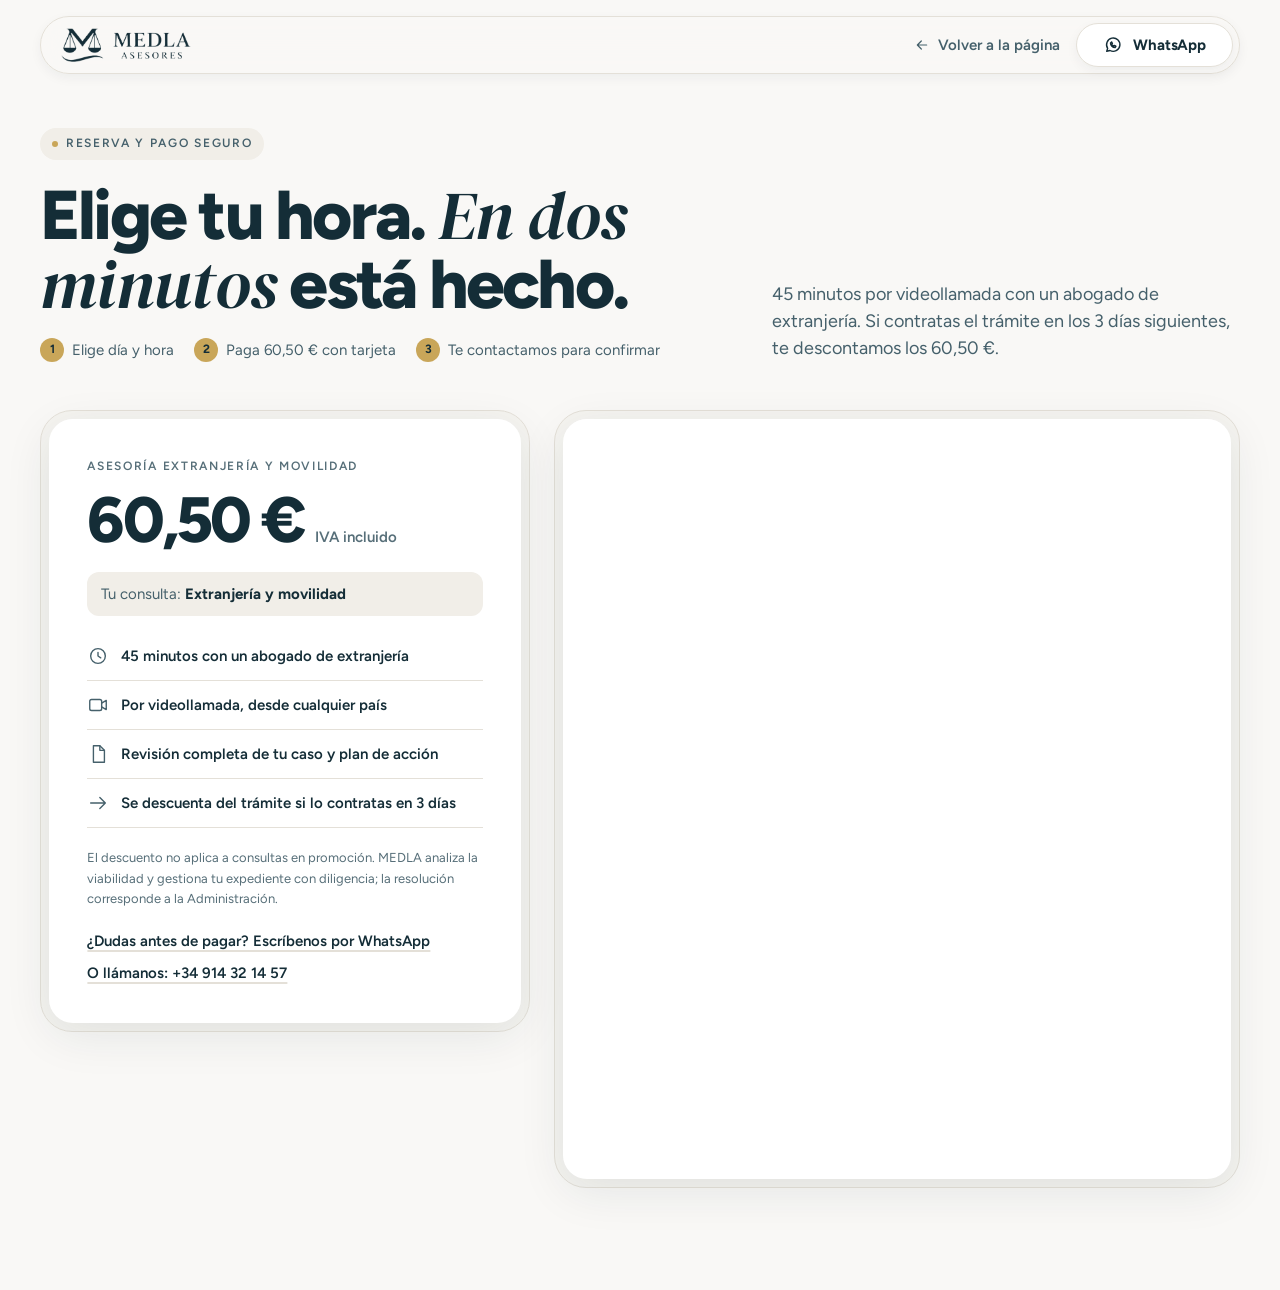
<file: agendar/index.html>
<!doctype html>
<html lang="es">
<head>
  <meta charset="utf-8">
  <meta name="viewport" content="width=device-width, initial-scale=1, viewport-fit=cover">
  <title>Agenda tu consulta de extranjería | MEDLA Asesores</title>
  <meta name="description" content="Elige día y hora para tu consulta de extranjería de 45 minutos por videollamada. 60,50 € IVA incluido.">
  <meta name="robots" content="noindex, follow">
  <meta name="theme-color" content="#142D37">
  <link rel="icon" href="/assets/img/favicon-32.png" sizes="32x32" type="image/png">
  <link rel="apple-touch-icon" href="/assets/img/apple-touch-icon.png">
  <link rel="manifest" href="/site.webmanifest">
  <link rel="preconnect" href="https://fonts.googleapis.com">
  <link rel="preconnect" href="https://fonts.gstatic.com" crossorigin>
  <link href="https://fonts.googleapis.com/css2?family=DM+Serif+Display:ital@1&family=Figtree:wght@400;600;700;800&display=swap" rel="stylesheet">
  <link rel="stylesheet" href="/assets/css/styles.css">
</head>
<body data-page="agendar">
  <header class="nav sub-nav">
    <div class="nav__pill">
      <a class="nav__logo" href="/" aria-label="MEDLA Asesores, volver a la página principal">
        <img src="/assets/img/logo-h-ink.png" alt="MEDLA Asesores" width="153" height="40">
      </a>
      <a class="sub-nav__back" href="/"><svg viewBox="0 0 24 24" aria-hidden="true"><path d="M19 12H5M11 6l-6 6 6 6"/></svg><span>Volver a la página</span></a>
      <a class="btn btn--outline btn--sm" href="/whatsapp/" data-go data-track="wa_agendar_nav"><svg class="wa-ico" viewBox="0 0 24 24" aria-hidden="true"><path d="M4.5 19.5 5.6 16A8 8 0 1 1 8.4 18.6z"/><path d="M9 9.5c0 3 2.5 5.5 5.5 5.5l1-1.5-2-1-1 .8a4 4 0 0 1-2-2l.8-1-1-2L9 9.5"/></svg><span>WhatsApp</span></a>
    </div>
  </header>

  <main class="sub-main">
    <section class="section booking booking--page" aria-labelledby="booking-title">
      <div class="container">
        <header class="head head--split">
          <div>
            <p class="eyebrow">Reserva y pago seguro</p>
            <h1 id="booking-title" class="sub-title">Elige tu hora. <em>En dos minutos</em> está hecho.</h1>
            <ol class="sub-steps">
              <li><b>1</b>Elige día y hora</li>
              <li><b>2</b>Paga 60,50 € con tarjeta</li>
              <li><b>3</b>Te contactamos para confirmar</li>
            </ol>
          </div>
          <p class="head__aside">45 minutos por videollamada con un abogado de extranjería. Si contratas el trámite en los 3 días siguientes, te descontamos los 60,50 €.</p>
        </header>

        <div class="booking__grid">
          <aside class="offer">
            <div class="offer__core">
              <p class="offer__kicker">Asesoría Extranjería y Movilidad</p>
              <p class="offer__price"><span class="offer__amount">60,50 €</span><span class="offer__tax">IVA incluido</span></p>
              <p class="offer__topic">Tu consulta: <strong data-motivo-out>Extranjería y movilidad</strong></p>
              <ul class="offer__list">
                <li><svg viewBox="0 0 24 24" aria-hidden="true"><circle cx="12" cy="12" r="8"/><path d="M12 8v4l3 2"/></svg>45 minutos con un abogado de extranjería</li>
                <li><svg viewBox="0 0 24 24" aria-hidden="true"><rect x="3" y="6" width="13" height="12" rx="2"/><path d="m16 10 5-3v10l-5-3"/></svg>Por videollamada, desde cualquier país</li>
                <li><svg viewBox="0 0 24 24" aria-hidden="true"><path d="M7 3h7l5 5v13H7z"/><path d="M14 3v5h5"/></svg>Revisión completa de tu caso y plan de acción</li>
                <li><svg viewBox="0 0 24 24" aria-hidden="true"><path d="M20 12H4M14 6l6 6-6 6"/></svg>Se descuenta del trámite si lo contratas en 3 días</li>
              </ul>
              <p class="offer__fine">El descuento no aplica a consultas en promoción. MEDLA analiza la viabilidad y gestiona tu expediente con diligencia; la resolución corresponde a la Administración.</p>
              <div class="offer__alt">
                <a class="link" href="/whatsapp/" data-go data-track="wa_agendar">¿Dudas antes de pagar? Escríbenos por WhatsApp</a>
                <a class="link" href="tel:+34914321457" data-track="tel_agendar">O llámanos: +34 914 32 14 57</a>
              </div>
            </div>
          </aside>

          <div class="calendar">
            <div class="calendar__core">
              <div class="calendar__skeleton" data-cal-skeleton aria-hidden="true">
                <span></span><span></span><span></span><span></span><span></span><span></span>
              </div>
              <iframe data-src="https://api.leadconnectorhq.com/widget/booking/EFi4E6KiwLV8sHBysD5x" title="Calendario de reserva y pago: Asesoría Extranjería y Movilidad" id="EFi4E6KiwLV8sHBysD5x_medla" scrolling="no" data-cal></iframe>
              <noscript><p class="calendar__noscript"><a href="https://api.leadconnectorhq.com/widget/booking/EFi4E6KiwLV8sHBysD5x">Abrir el calendario de reserva</a></p></noscript>
            </div>
          </div>
        </div>
      </div>
    </section>
  </main>

  <script src="/assets/js/common.js"></script>
  <script src="/assets/js/pages.js"></script>
</body>
</html>
</file>
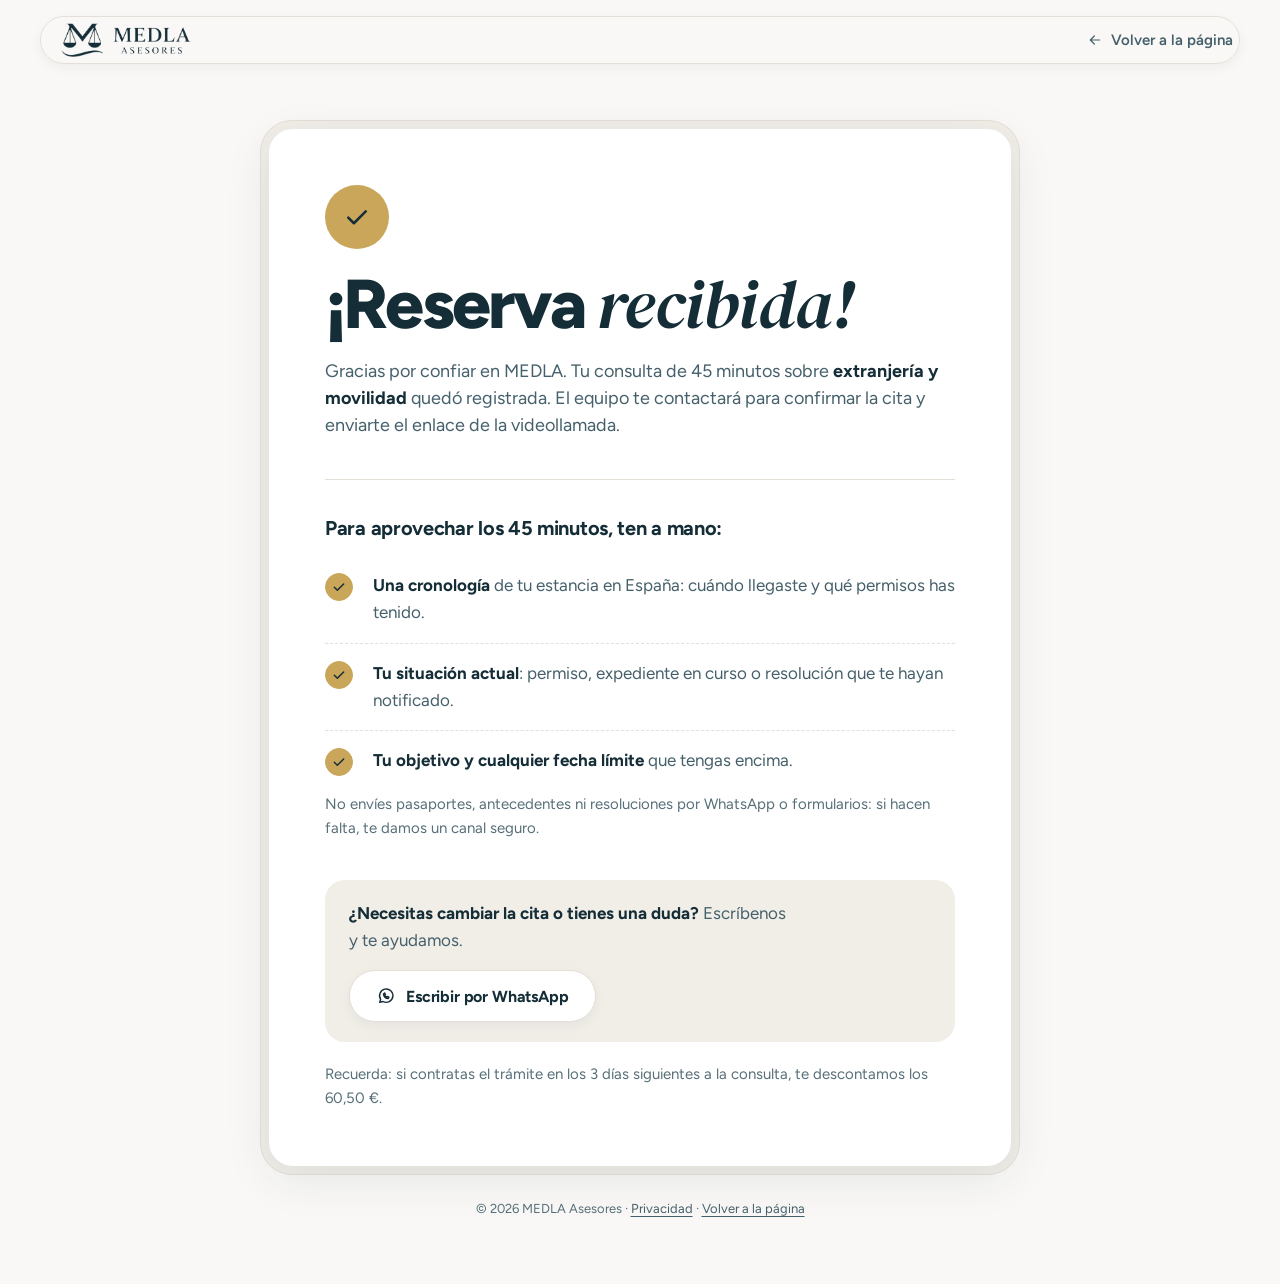
<file: gracias/index.html>
<!doctype html>
<html lang="es">
<head>
  <meta charset="utf-8">
  <meta name="viewport" content="width=device-width, initial-scale=1, viewport-fit=cover">
  <title>Reserva recibida | MEDLA Asesores</title>
  <meta name="description" content="Tu consulta de extranjería con MEDLA quedó registrada.">
  <meta name="robots" content="noindex, follow">
  <meta name="theme-color" content="#142D37">
  <link rel="icon" href="/assets/img/favicon-32.png" sizes="32x32" type="image/png">
  <link rel="apple-touch-icon" href="/assets/img/apple-touch-icon.png">
  <link rel="manifest" href="/site.webmanifest">
  <link rel="preconnect" href="https://fonts.googleapis.com">
  <link rel="preconnect" href="https://fonts.gstatic.com" crossorigin>
  <link href="https://fonts.googleapis.com/css2?family=DM+Serif+Display:ital@1&family=Figtree:wght@400;600;700;800&display=swap" rel="stylesheet">
  <link rel="stylesheet" href="/assets/css/styles.css">
</head>
<body data-page="gracias">
  <header class="nav sub-nav">
    <div class="nav__pill">
      <a class="nav__logo" href="/" aria-label="MEDLA Asesores, volver a la página principal">
        <img src="/assets/img/logo-h-ink.png" alt="MEDLA Asesores" width="153" height="40">
      </a>
      <a class="sub-nav__back" href="/"><svg viewBox="0 0 24 24" aria-hidden="true"><path d="M19 12H5M11 6l-6 6 6 6"/></svg><span>Volver a la página</span></a>
    </div>
  </header>

  <main class="thanks">
    <div class="thanks__card">
      <div class="thanks__core">
        <span class="thanks__badge" aria-hidden="true"><svg viewBox="0 0 24 24"><path d="m5 12.5 4.5 4.5L19 7.5"/></svg></span>
        <h1 class="sub-title">¡Reserva <em>recibida!</em></h1>
        <p class="thanks__lead">Gracias por confiar en MEDLA. Tu consulta de 45 minutos sobre <strong data-motivo-out data-default="extranjería y movilidad">extranjería y movilidad</strong> quedó registrada. El equipo te contactará para confirmar la cita y enviarte el enlace de la videollamada.</p>

        <div class="thanks__block">
          <h2>Para aprovechar los 45 minutos, ten a mano:</h2>
          <ul class="checklist">
            <li><span class="tick" aria-hidden="true"><svg viewBox="0 0 24 24"><path d="m5 12.5 4.5 4.5L19 7.5"/></svg></span><div><strong>Una cronología</strong> de tu estancia en España: cuándo llegaste y qué permisos has tenido.</div></li>
            <li><span class="tick" aria-hidden="true"><svg viewBox="0 0 24 24"><path d="m5 12.5 4.5 4.5L19 7.5"/></svg></span><div><strong>Tu situación actual</strong>: permiso, expediente en curso o resolución que te hayan notificado.</div></li>
            <li><span class="tick" aria-hidden="true"><svg viewBox="0 0 24 24"><path d="m5 12.5 4.5 4.5L19 7.5"/></svg></span><div><strong>Tu objetivo y cualquier fecha límite</strong> que tengas encima.</div></li>
          </ul>
          <p class="thanks__hint" style="margin-top:var(--s-4)">No envíes pasaportes, antecedentes ni resoluciones por WhatsApp o formularios: si hacen falta, te damos un canal seguro.</p>
        </div>

        <div class="thanks__aside">
          <p><strong>¿Necesitas cambiar la cita o tienes una duda?</strong> Escríbenos y te ayudamos.</p>
          <a class="btn btn--outline" href="https://wa.me/34914321457" data-wa-link><svg class="wa-ico" viewBox="0 0 24 24" aria-hidden="true"><path d="M4.5 19.5 5.6 16A8 8 0 1 1 8.4 18.6z"/><path d="M9 9.5c0 3 2.5 5.5 5.5 5.5l1-1.5-2-1-1 .8a4 4 0 0 1-2-2l.8-1-1-2L9 9.5"/></svg><span>Escribir por WhatsApp</span></a>
        </div>
        <p class="thanks__hint" style="margin-top:var(--s-5)">Recuerda: si contratas el trámite en los 3 días siguientes a la consulta, te descontamos los 60,50 €.</p>
      </div>
    </div>
    <p class="thanks__foot">© 2026 MEDLA Asesores · <a href="https://medla-asesores.com/politica-de-privacidad/">Privacidad</a> · <a href="/">Volver a la página</a></p>
  </main>

  <script src="/assets/js/common.js"></script>
  <script src="/assets/js/pages.js"></script>
</body>
</html>
</file>
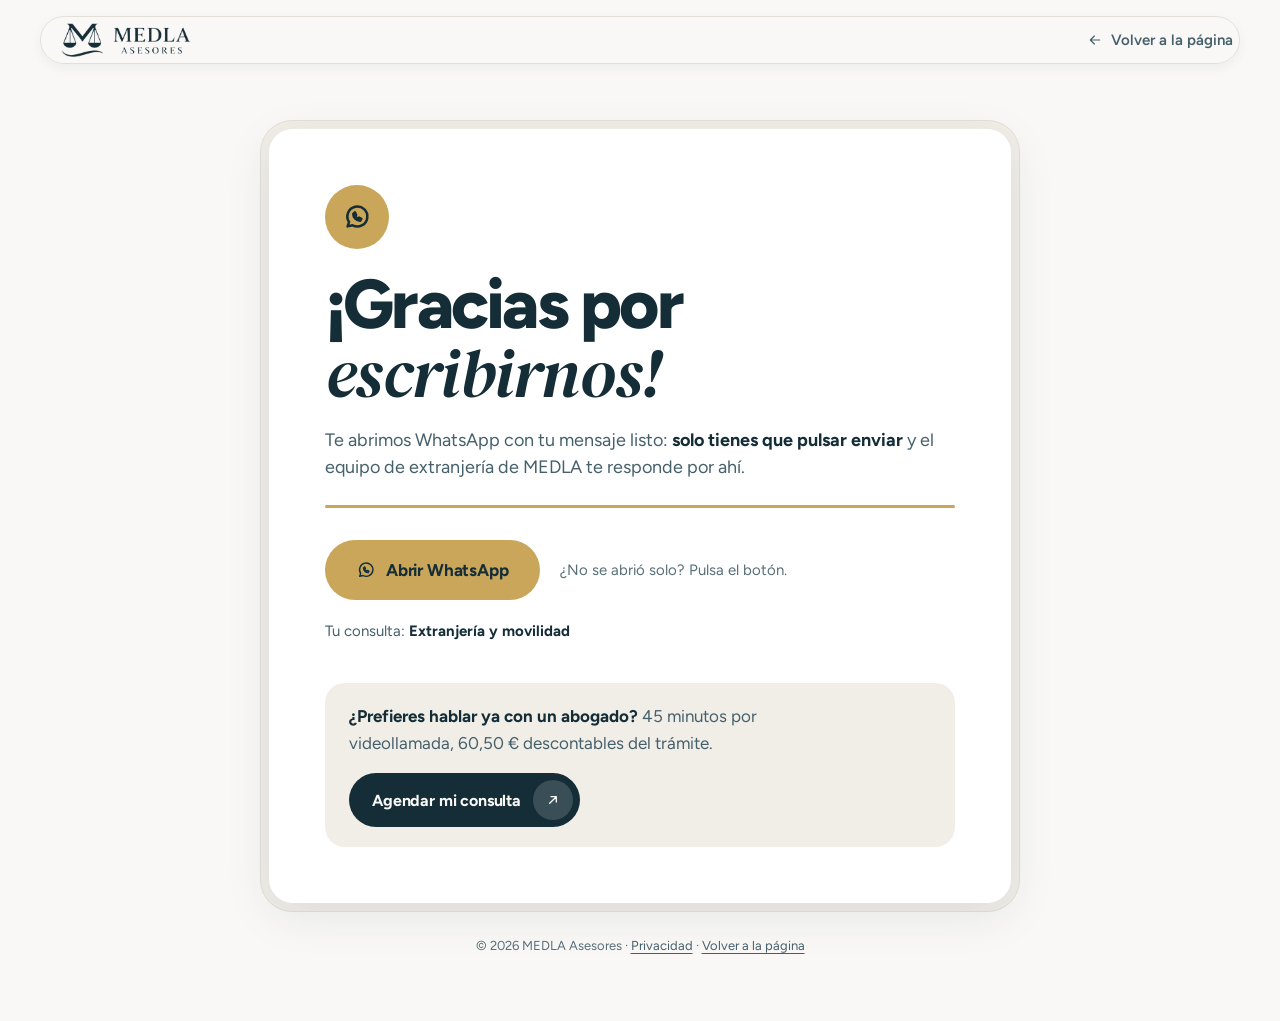
<file: whatsapp/index.html>
<!doctype html>
<html lang="es">
<head>
  <meta charset="utf-8">
  <meta name="viewport" content="width=device-width, initial-scale=1, viewport-fit=cover">
  <title>Gracias por escribirnos | MEDLA Asesores</title>
  <meta name="description" content="Te abrimos WhatsApp para hablar con el equipo de extranjería de MEDLA.">
  <meta name="robots" content="noindex, follow">
  <meta name="theme-color" content="#142D37">
  <link rel="icon" href="/assets/img/favicon-32.png" sizes="32x32" type="image/png">
  <link rel="apple-touch-icon" href="/assets/img/apple-touch-icon.png">
  <link rel="manifest" href="/site.webmanifest">
  <link rel="preconnect" href="https://fonts.googleapis.com">
  <link rel="preconnect" href="https://fonts.gstatic.com" crossorigin>
  <link href="https://fonts.googleapis.com/css2?family=DM+Serif+Display:ital@1&family=Figtree:wght@400;600;700;800&display=swap" rel="stylesheet">
  <link rel="stylesheet" href="/assets/css/styles.css">
</head>
<body data-page="whatsapp">
  <header class="nav sub-nav">
    <div class="nav__pill">
      <a class="nav__logo" href="/" aria-label="MEDLA Asesores, volver a la página principal">
        <img src="/assets/img/logo-h-ink.png" alt="MEDLA Asesores" width="153" height="40">
      </a>
      <a class="sub-nav__back" href="/"><svg viewBox="0 0 24 24" aria-hidden="true"><path d="M19 12H5M11 6l-6 6 6 6"/></svg><span>Volver a la página</span></a>
    </div>
  </header>

  <main class="thanks">
    <div class="thanks__card">
      <div class="thanks__core">
        <span class="thanks__badge" aria-hidden="true"><svg viewBox="0 0 24 24" aria-hidden="true"><path d="M4.5 19.5 5.6 16A8 8 0 1 1 8.4 18.6z"/><path d="M9 9.5c0 3 2.5 5.5 5.5 5.5l1-1.5-2-1-1 .8a4 4 0 0 1-2-2l.8-1-1-2L9 9.5"/></svg></span>
        <h1 class="sub-title">¡Gracias por <em>escribirnos!</em></h1>
        <p class="thanks__lead">Te abrimos WhatsApp con tu mensaje listo: <strong>solo tienes que pulsar enviar</strong> y el equipo de extranjería de MEDLA te responde por ahí.</p>
        <div class="progress" data-progress aria-hidden="true"><span></span></div>
        <div class="thanks__actions">
          <a class="btn btn--accent btn--lg" href="https://wa.me/34914321457?text=Hola%20MEDLA%2C%20quiero%20informaci%C3%B3n%20sobre%20la%20consulta%20de%20extranjer%C3%ADa." data-wa-link><svg class="wa-ico" viewBox="0 0 24 24" aria-hidden="true"><path d="M4.5 19.5 5.6 16A8 8 0 1 1 8.4 18.6z"/><path d="M9 9.5c0 3 2.5 5.5 5.5 5.5l1-1.5-2-1-1 .8a4 4 0 0 1-2-2l.8-1-1-2L9 9.5"/></svg><span>Abrir WhatsApp</span></a>
          <p class="thanks__hint">¿No se abrió solo? Pulsa el botón.</p>
        </div>
        <p class="thanks__lead" style="font-size:var(--fs-small)">Tu consulta: <strong data-motivo-out>Extranjería y movilidad</strong></p>

        <div class="thanks__aside">
          <p><strong>¿Prefieres hablar ya con un abogado?</strong> 45 minutos por videollamada, 60,50 € descontables del trámite.</p>
          <a class="btn btn--ink" href="/agendar/" data-go data-track="cta_whatsapp_page"><span>Agendar mi consulta</span><span class="btn__icon" aria-hidden="true"><svg viewBox="0 0 24 24"><path d="M7 17 17 7M9 7h8v8"/></svg></span></a>
        </div>
      </div>
    </div>
    <p class="thanks__foot">© 2026 MEDLA Asesores · <a href="https://medla-asesores.com/politica-de-privacidad/">Privacidad</a> · <a href="/">Volver a la página</a></p>
  </main>

  <script src="/assets/js/common.js"></script>
  <script src="/assets/js/pages.js"></script>
</body>
</html>
</file>
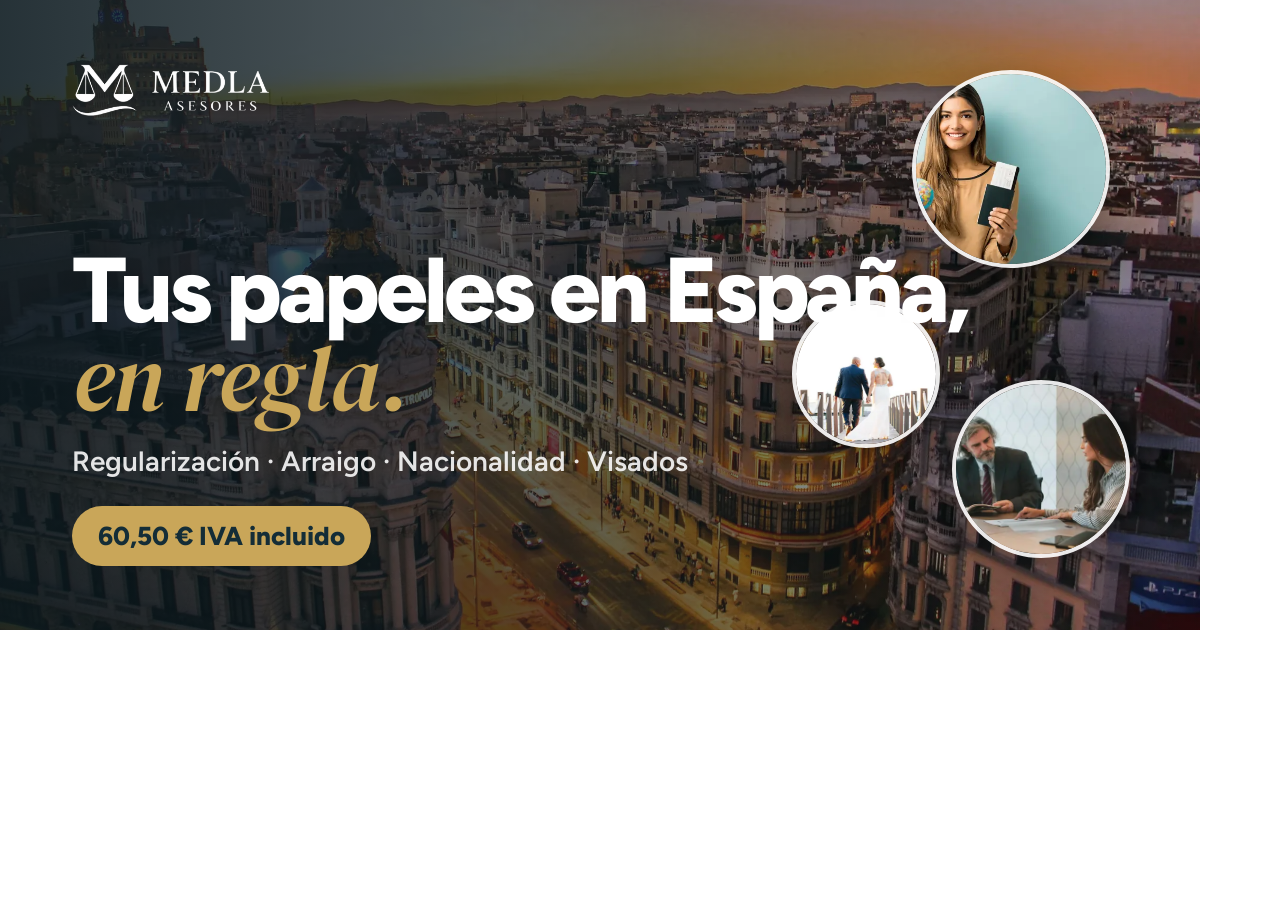
<file: tools/og.html>
<!doctype html><html><head><meta charset="utf-8">
<link href="https://fonts.googleapis.com/css2?family=DM+Serif+Display:ital@1&family=Figtree:wght@600;800&display=block" rel="stylesheet">
<style>
html,body{margin:0;width:1200px;height:630px;overflow:hidden;font-family:Figtree,sans-serif}
.c{position:relative;width:1200px;height:630px;background:#142D37 url(../assets/img/madrid.webp) center/cover;color:#fff}
.c::after{content:"";position:absolute;inset:0;background:linear-gradient(90deg,rgba(10,24,30,.88) 0%,rgba(10,24,30,.62) 55%,rgba(10,24,30,.25) 100%)}
.in{position:absolute;inset:0;z-index:1;padding:64px 72px;display:flex;flex-direction:column;justify-content:space-between}
img.logo{height:52px;width:198px;align-self:flex-start}
h1{margin:0;font-size:92px;font-weight:800;line-height:.95;letter-spacing:-.045em}
h1 em{font-family:"DM Serif Display",serif;font-weight:400;font-style:italic;color:#C9A659;letter-spacing:-.01em}
p{margin:22px 0 0;font-size:28px;font-weight:600;color:rgba(255,255,255,.88)}
.pill{display:inline-flex;align-items:center;gap:14px;margin-top:28px;padding:14px 26px;border-radius:999px;background:#C9A659;color:#142D37;font-weight:800;font-size:26px}
.orb{position:absolute;z-index:1;border-radius:50%;overflow:hidden;border:4px solid rgba(255,255,255,.9);box-shadow:0 16px 40px rgba(0,0,0,.3)}
.orb img{width:100%;height:100%;object-fit:cover;display:block}
</style></head><body><div class="c">
<div class="orb" style="width:190px;height:190px;right:90px;top:70px"><img src="../assets/img/passport-sq.webp"></div>
<div class="orb" style="width:140px;height:140px;right:260px;top:300px"><img src="../assets/img/couple-sq.webp"></div>
<div class="orb" style="width:170px;height:170px;right:70px;top:380px"><img src="../assets/img/meeting-sq.webp"></div>
<div class="in"><img class="logo" src="../assets/img/logo-h-white.png">
<div><h1>Tus papeles en España,<br><em>en regla.</em></h1>
<p>Regularización · Arraigo · Nacionalidad · Visados</p>
<span class="pill">60,50 € IVA incluido</span></div></div></div></body></html>
</file>
<file: assets/css/styles.css>
/* =========================================================
   MEDLA · Extranjería y Movilidad — landing de ads
   Arquitectura cord.com · estructura y motion Tripvanta
   ========================================================= */

/* ---------- Tokens ---------- */
:root {
  /* color (claro) */
  --ink: #142D37;
  --ink-2: #45606B;
  --ink-3: #576F79;
  --line: #E4E0D8;
  --wash: #F1EEE8;
  --canvas: #F9F8F6;
  --accent: #C9A659;
  --surface: #FFFFFF;
  --band: #142D37;
  --on-accent: #142D37;
  --accent-hover: #D6B86F;
  --shade: 20 45 55;

  /* tipografía */
  --font: "Figtree", ui-sans-serif, system-ui, -apple-system, "Segoe UI", sans-serif;
  --serif: "DM Serif Display", Georgia, "Times New Roman", serif;
  --fs-hero: clamp(3rem, 7vw, 7rem);
  --fs-h2: clamp(2.25rem, 4.6vw, 4.25rem);
  --fs-h3: clamp(1.375rem, 1.9vw, 1.75rem);
  --fs-lead: clamp(1.125rem, 1.4vw, 1.3125rem);
  --fs-body: 1.0625rem;
  --fs-small: 0.9375rem;
  --fs-label: 0.75rem;

  /* espacio (escala 4/8) */
  --s-1: 4px;  --s-2: 8px;  --s-3: 12px; --s-4: 16px; --s-5: 20px; --s-6: 24px;
  --s-7: 32px; --s-8: 40px; --s-9: 48px; --s-10: 64px; --s-11: 80px; --s-12: 96px;
  --section: clamp(6rem, 12vw, 14rem);
  --container: 1240px;
  --gutter: clamp(1rem, 4vw, 2.5rem);

  /* forma */
  --r-badge: 6px;
  --r-card: 24px;
  --r-xl: 32px;
  --r-pill: 999px;

  /* sombra tintada */
  --sh-1: 0 4px 12px rgb(var(--shade) / 0.05);
  --sh-2: 0 12px 48px rgb(var(--shade) / 0.09);
  --sh-3: 0 24px 64px rgb(var(--shade) / 0.14);

  /* motion */
  --ease-out: cubic-bezier(0.22, 1, 0.36, 1);
  --ease-spring: cubic-bezier(0.32, 0.72, 0, 1);
  --t-micro: 0.25s;
  --t-med: 0.5s;

  color-scheme: light;
}

:root[data-theme="dark"] {
  --ink: #EEF2F1; --ink-2: #A9BCC2; --ink-3: #8CA2A9; --line: #22404B; --wash: #132C36;
  --canvas: #0B1C23; --accent: #D4B46A; --accent-hover: #E0C47F; --surface: #11262F; --band: #11303B;
  --shade: 0 0 0; --sh-1: 0 4px 12px rgb(0 0 0 / 0.25); --sh-2: 0 12px 48px rgb(0 0 0 / 0.35);
  --sh-3: 0 24px 64px rgb(0 0 0 / 0.45);
  color-scheme: dark;
}

/* ---------- Base ---------- */
*, *::before, *::after { box-sizing: border-box; }
html { -webkit-text-size-adjust: 100%; text-size-adjust: 100%; }
@media (prefers-reduced-motion: no-preference) { html { scroll-behavior: smooth; } }
body {
  margin: 0;
  font-family: var(--font);
  font-size: var(--fs-body);
  line-height: 1.6;
  color: var(--ink);
  background: var(--canvas);
  -webkit-font-smoothing: antialiased;
  -moz-osx-font-smoothing: grayscale;
  overflow-x: clip;
}
img, svg, iframe { display: block; max-width: 100%; }
img { height: auto; }
h1, h2, h3, p, figure, blockquote, dl, dd, ol, ul { margin: 0; }
ol, ul { padding: 0; list-style: none; }
a { color: inherit; text-decoration: none; }
button { font: inherit; color: inherit; }
address { font-style: normal; }
em { font-style: normal; }
::selection { background: var(--accent); color: var(--on-accent); }
[id] { scroll-margin-top: 96px; }

:focus-visible {
  outline: 3px solid var(--accent);
  outline-offset: 3px;
  border-radius: 8px;
}

.container {
  width: 100%;
  max-width: calc(var(--container) + var(--gutter) * 2);
  margin-inline: auto;
  padding-inline: var(--gutter);
}
.section { padding-block: var(--section); }

/* logos en tinta → blancos en modo oscuro */
:root[data-theme="dark"] .nav__logo img,
:root[data-theme="dark"] .footer__logo,
:root[data-theme="dark"] .doc__mark { filter: brightness(0) invert(1); }

/* ---------- Cortina (entrada de página) ---------- */
.curtain { display: none; }
.js .curtain {
  position: fixed;
  inset: 0;
  z-index: 100;
  display: grid;
  place-items: center;
  background: #142D37;
  animation: curtain-out 0.9s cubic-bezier(0.76, 0, 0.24, 1) 2.5s forwards;
}
.curtain img { width: clamp(180px, 22vw, 260px); height: auto; opacity: 0.92; }
@keyframes curtain-out { to { transform: translateY(-100%); visibility: hidden; } }

.skip {
  position: fixed;
  left: var(--s-4);
  top: -80px;
  z-index: 120;
  padding: var(--s-3) var(--s-5);
  border-radius: var(--r-pill);
  background: var(--ink);
  color: var(--canvas);
  font-weight: 700;
  transition: top var(--t-micro) var(--ease-out);
}
.skip:focus { top: var(--s-4); }

/* ---------- Tipografía ---------- */
.eyebrow {
  display: inline-flex;
  align-items: center;
  gap: var(--s-2);
  padding: 6px 12px;
  border-radius: var(--r-pill);
  background: var(--wash);
  color: var(--ink-2);
  font-size: var(--fs-label);
  font-weight: 600;
  letter-spacing: 0.14em;
  text-transform: uppercase;
}
.eyebrow::before {
  content: "";
  width: 6px;
  height: 6px;
  border-radius: 50%;
  background: var(--accent);
}
.label {
  font-size: var(--fs-label);
  font-weight: 600;
  letter-spacing: 0.14em;
  text-transform: uppercase;
  color: var(--ink-3);
}
.h2 {
  margin-top: var(--s-5);
  font-size: var(--fs-h2);
  font-weight: 800;
  line-height: 1.02;
  letter-spacing: -0.035em;
  text-wrap: balance;
}
.h3 {
  font-size: var(--fs-h3);
  font-weight: 700;
  line-height: 1.15;
  letter-spacing: -0.02em;
}
.h2 em, .hero__title em, .finale__title em, .stats__title em {
  font-family: var(--serif);
  font-weight: 400;
  font-style: italic;
  letter-spacing: -0.01em;
}

.head--split {
  display: grid;
  grid-template-columns: 7fr 5fr;
  gap: var(--s-8) clamp(2rem, 6vw, 6rem);
  align-items: end;
  margin-bottom: clamp(3rem, 6vw, 5rem);
}
.head__aside {
  max-width: 46ch;
  color: var(--ink-2);
  font-size: var(--fs-lead);
  line-height: 1.5;
}

.link {
  color: var(--ink);
  font-weight: 600;
  text-decoration: underline;
  text-decoration-color: var(--line);
  text-decoration-thickness: 1.5px;
  text-underline-offset: 4px;
  transition: text-decoration-color var(--t-micro) var(--ease-out);
}
.link:hover { text-decoration-color: var(--accent); }

/* ---------- Botones ---------- */
.btn {
  display: inline-flex;
  align-items: center;
  justify-content: space-between;
  gap: var(--s-3);
  min-height: 52px;
  padding: 6px 6px 6px 22px;
  border: 1px solid transparent;
  border-radius: var(--r-pill);
  font-size: 1rem;
  font-weight: 700;
  letter-spacing: -0.01em;
  line-height: 1.2;
  white-space: nowrap;
  cursor: pointer;
  transition:
    transform var(--t-micro) var(--ease-spring),
    background-color var(--t-micro) var(--ease-out),
    box-shadow var(--t-med) var(--ease-out),
    border-color var(--t-micro) var(--ease-out);
}
.btn:not(:has(.btn__icon)) { padding: 0 26px; justify-content: center; }
.btn:active { transform: scale(0.97); }
.btn--lg { min-height: 60px; padding-left: 28px; font-size: 1.0625rem; }
.btn--lg:not(:has(.btn__icon)) { padding: 0 30px; }
.btn--sm { min-height: 44px; padding: 4px 4px 4px 18px; font-size: var(--fs-small); }
.btn__icon {
  display: inline-grid;
  place-items: center;
  flex: none;
  width: 40px;
  height: 40px;
  border-radius: 50%;
  background: rgb(20 45 55 / 0.12);
  transition: transform 0.4s var(--ease-spring), background-color var(--t-micro) var(--ease-out);
}
.btn--sm .btn__icon { width: 34px; height: 34px; }
.btn--lg .btn__icon { width: 46px; height: 46px; }
.btn__icon svg {
  width: 16px;
  height: 16px;
  fill: none;
  stroke: currentColor;
  stroke-width: 2;
  stroke-linecap: round;
  stroke-linejoin: round;
}
.btn:hover .btn__icon { transform: translate(3px, -2px) scale(1.06); }

.btn--accent { background: var(--accent); color: var(--on-accent); }
.btn--accent:hover { background: var(--accent-hover); box-shadow: 0 10px 28px rgb(201 166 89 / 0.35); }
.btn--ink { background: var(--ink); color: var(--canvas); }
.btn--ink .btn__icon { background: color-mix(in srgb, var(--canvas) 16%, transparent); }
.btn--ink:hover { box-shadow: var(--sh-3); }
.btn--glass {
  background: rgb(255 255 255 / 0.1);
  border-color: rgb(255 255 255 / 0.4);
  color: #fff;
}
.btn--glass:hover { background: rgb(255 255 255 / 0.2); border-color: rgb(255 255 255 / 0.7); }
.btn--outline { background: var(--surface); border-color: var(--line); color: var(--ink); box-shadow: var(--sh-1); }
.btn--outline:hover { border-color: var(--ink); box-shadow: var(--sh-2); }
.btn .wa-ico { margin-right: -2px; }
.wa-ico {
  flex: none;
  width: 20px;
  height: 20px;
  fill: none;
  stroke: currentColor;
  stroke-width: 1.7;
  stroke-linecap: round;
  stroke-linejoin: round;
}

/* fila de llamada a la acción */
.cta-row {
  display: flex;
  flex-wrap: wrap;
  align-items: center;
  justify-content: space-between;
  gap: var(--s-5) var(--s-7);
  margin-top: clamp(2.5rem, 5vw, 4rem);
  padding: var(--s-5) var(--s-5) var(--s-5) var(--s-7);
  border: 1px solid var(--line);
  border-radius: var(--r-xl);
  background: var(--surface);
  box-shadow: var(--sh-1);
}
.cta-row__text { max-width: 52ch; color: var(--ink-2); font-size: var(--fs-body); }
.cta-row__text strong { color: var(--ink); }
.cta-row__btns { display: flex; flex-wrap: wrap; gap: var(--s-3); }

.round {
  display: inline-grid;
  place-items: center;
  width: 48px;
  height: 48px;
  border: 1px solid var(--line);
  border-radius: 50%;
  background: var(--surface);
  cursor: pointer;
  transition: background-color var(--t-micro) var(--ease-out), transform var(--t-micro) var(--ease-spring);
}
.round svg { width: 20px; height: 20px; fill: none; stroke: var(--ink); stroke-width: 1.6; stroke-linecap: round; stroke-linejoin: round; }
.round:hover { background: var(--wash); }
.round:active { transform: scale(0.94); }

/* ---------- Navegación flotante ---------- */
.nav {
  position: fixed;
  top: var(--s-4);
  left: 0;
  right: 0;
  z-index: 50;
  padding-inline: var(--gutter);
  pointer-events: none;
  transition: transform 0.6s var(--ease-spring);
}
.nav.is-hidden { transform: translateY(-140%); }
.nav__pill {
  pointer-events: auto;
  display: flex;
  align-items: center;
  gap: var(--s-6);
  max-width: var(--container);
  margin-inline: auto;
  padding: 6px 6px 6px var(--s-5);
  border: 1px solid var(--line);
  border-radius: var(--r-pill);
  background: color-mix(in srgb, var(--canvas) 84%, transparent);
  -webkit-backdrop-filter: blur(16px) saturate(1.4);
  backdrop-filter: blur(16px) saturate(1.4);
  box-shadow: var(--sh-1);
}
.nav__logo img { height: 34px; width: auto; }
.nav__links {
  display: flex;
  gap: var(--s-7);
  margin-inline: auto;
  font-size: var(--fs-small);
  font-weight: 600;
  color: var(--ink-2);
}
.nav__links a { position: relative; padding-block: var(--s-2); transition: color var(--t-micro) var(--ease-out); }
.nav__links a::after {
  content: "";
  position: absolute;
  left: 0; right: 0; bottom: 2px;
  height: 1.5px;
  background: var(--accent);
  transform: scaleX(0);
  transform-origin: right;
  transition: transform 0.4s var(--ease-out);
}
.nav__links a:hover { color: var(--ink); }
.nav__links a:hover::after { transform: scaleX(1); transform-origin: left; }
.nav__phone { font-size: var(--fs-small); font-weight: 600; color: var(--ink-2); white-space: nowrap; }
.nav__phone:hover { color: var(--ink); }

/* ---------- 1 · Hero ---------- */
.hero { padding: 88px var(--gutter) 0; }
.hero__alert { display: flex; justify-content: center; margin-bottom: var(--s-3); }
.alert {
  display: inline-flex;
  align-items: center;
  gap: var(--s-3);
  max-width: 100%;
  padding: 6px 6px 6px 14px;
  border: 1px solid var(--line);
  border-radius: var(--r-pill);
  background: var(--surface);
  box-shadow: var(--sh-1);
  font-size: 0.875rem;
  line-height: 1.35;
  color: var(--ink-2);
  transition: border-color var(--t-micro) var(--ease-out), transform var(--t-micro) var(--ease-spring);
}
.alert strong { color: var(--ink); }
.alert:hover { border-color: var(--accent); }
.alert:active { transform: scale(0.98); }
.alert__dot {
  position: relative;
  flex: none;
  width: 8px;
  height: 8px;
  border-radius: 50%;
  background: var(--accent);
}
.alert__dot::after {
  content: "";
  position: absolute;
  inset: -4px;
  border-radius: 50%;
  border: 1.5px solid var(--accent);
  animation: ping 2s cubic-bezier(0.22, 1, 0.36, 1) infinite;
}
@keyframes ping { from { transform: scale(0.6); opacity: 1; } to { transform: scale(1.8); opacity: 0; } }
.alert__more {
  flex: none;
  padding: 5px 12px;
  border-radius: var(--r-pill);
  background: var(--wash);
  font-weight: 700;
  color: var(--ink);
  white-space: nowrap;
}
.alert[hidden] { display: none; }
.hero__card {
  position: relative;
  isolation: isolate;
  display: grid;
  grid-template-columns: minmax(0, 1fr);
  place-items: center;
  max-width: 1440px;
  min-height: clamp(620px, calc(100dvh - 160px), 880px);
  margin-inline: auto;
  border-radius: var(--r-xl);
  overflow: hidden;
  color: #fff;
  background: #142D37;
}
.hero__bg { position: absolute; inset: 0; z-index: -1; }
.hero__bg img { width: 100%; height: 100%; object-fit: cover; }
.hero__bg::after {
  content: "";
  position: absolute;
  inset: 0;
  background:
    radial-gradient(60% 55% at 50% 48%, rgb(10 24 30 / 0.45), transparent 75%),
    linear-gradient(180deg, rgb(10 24 30 / 0.62) 0%, rgb(10 24 30 / 0.38) 42%, rgb(10 24 30 / 0.78) 100%);
}
.hero__content {
  position: relative;
  z-index: 2;
  width: 100%;
  min-width: 0;
  max-width: 980px;
  padding: 120px var(--gutter) 150px;
  text-align: center;
}
.proof {
  display: inline-flex;
  flex-wrap: wrap;
  justify-content: center;
  align-items: center;
  gap: var(--s-2) var(--s-3);
  padding: 8px 16px;
  border: 1px solid rgb(255 255 255 / 0.22);
  border-radius: var(--r-pill);
  background: rgb(10 24 30 / 0.4);
  font-size: 0.875rem;
  font-weight: 600;
  color: rgb(255 255 255 / 0.92);
}
.proof__g { display: inline-grid; place-items: center; width: 22px; height: 22px; border-radius: 50%; background: #fff; }
.proof__g svg { width: 14px; height: 14px; }
.proof__stars { color: var(--accent); letter-spacing: 1px; }
.proof__sep { width: 1px; height: 14px; background: rgb(255 255 255 / 0.3); }
.hero__title {
  margin: 28px 0 24px;
  font-size: var(--fs-hero);
  font-weight: 800;
  line-height: 0.95;
  letter-spacing: -0.045em;
  text-wrap: balance;
  overflow-wrap: break-word;
  hyphens: manual;
}
.hero__title em { color: var(--accent); }
.hero__lead {
  max-width: 50ch;
  margin-inline: auto;
  font-size: var(--fs-lead);
  line-height: 1.5;
  color: rgb(255 255 255 / 0.88);
}
.hero__ctas {
  display: flex;
  flex-wrap: wrap;
  justify-content: center;
  gap: var(--s-3);
  margin-top: 36px;
}
.hero__note { margin-top: var(--s-4); font-size: 0.875rem; color: rgb(255 255 255 / 0.72); }

/* palabras partidas */
.w { display: inline-block; overflow: hidden; vertical-align: top; padding-bottom: 0.08em; margin-bottom: -0.08em; }
.wi { display: inline-block; will-change: transform; }

/* órbitas */
.hero__orbits { position: absolute; inset: 0; z-index: 1; pointer-events: none; }
.orb {
  position: absolute;
  width: var(--size);
  aspect-ratio: 1;
  border-radius: 50%;
  overflow: hidden;
  border: 3px solid rgb(255 255 255 / 0.85);
  box-shadow: 0 16px 40px rgb(0 0 0 / 0.28);
}
.orb img { width: 100%; height: 100%; object-fit: cover; }
.orb--1 { --size: 118px; left: 7%;  top: 14%; }
.orb--2 { --size: 92px;  left: 3.5%; top: 43%; }
.orb--3 { --size: 150px; left: 9%;  top: 64%; }
.orb--4 { --size: 108px; right: 8%; top: 12%; }
.orb--5 { --size: 96px;  right: 3.5%; top: 41%; }
.orb--6 { --size: 150px; right: 9%; top: 62%; }

/* selector de situación */
.finder {
  position: relative;
  z-index: 3;
  max-width: 1280px;
  margin: -64px auto 0;
}
.finder__shell {
  padding: 6px;
  border: 1px solid var(--line);
  border-radius: 30px;
  background: var(--wash);
  box-shadow: var(--sh-3);
}
.finder__core {
  display: grid;
  grid-template-columns: auto 1fr auto;
  align-items: center;
  gap: var(--s-5);
  padding: 12px 12px 12px 24px;
  border-radius: 24px;
  background: var(--surface);
  box-shadow: inset 0 1px 0 rgb(255 255 255 / 0.6);
}
.finder__label { font-weight: 700; letter-spacing: -0.01em; white-space: nowrap; }
.finder__chips { display: flex; flex-wrap: wrap; gap: var(--s-2); }
.chip {
  padding: 9px 15px;
  border: 1px solid var(--line);
  border-radius: var(--r-pill);
  background: var(--surface);
  font-size: var(--fs-small);
  font-weight: 600;
  color: var(--ink);
  cursor: pointer;
  white-space: nowrap;
  transition:
    background-color var(--t-micro) var(--ease-out),
    border-color var(--t-micro) var(--ease-out),
    transform var(--t-micro) var(--ease-spring);
}
.chip:hover { background: var(--wash); }
.chip:active { transform: scale(0.95); }
.chip[aria-pressed="true"] { background: var(--accent); border-color: var(--accent); color: var(--on-accent); }
.finder__go { display: flex; align-items: center; gap: var(--s-4); }
.finder__price { display: grid; line-height: 1.25; text-align: right; }
.finder__price strong { font-size: 1rem; }
.finder__price span { font-size: 0.8125rem; color: var(--ink-3); white-space: nowrap; }

/* ---------- 2 · Aliados ---------- */
.allies { padding-top: clamp(4.5rem, 9vw, 8rem); text-align: center; }
.allies__label { margin-bottom: var(--s-6); }
.marquee {
  overflow: hidden;
  -webkit-mask-image: linear-gradient(90deg, transparent, #000 12%, #000 88%, transparent);
  mask-image: linear-gradient(90deg, transparent, #000 12%, #000 88%, transparent);
}
.marquee__track { display: flex; width: max-content; }
.marquee__list { display: flex; gap: var(--s-5); padding-right: var(--s-5); }
.marquee__list li {
  display: grid;
  place-items: center;
  width: 168px;
  height: 80px;
  padding: 14px 24px;
  border: 1px solid var(--line);
  border-radius: 18px;
  background: #fff;
}
.marquee__list img {
  width: auto;
  max-width: 100%;
  max-height: 44px;
  object-fit: contain;
  filter: grayscale(1);
  opacity: 0.8;
  transition: filter var(--t-med) var(--ease-out), opacity var(--t-med) var(--ease-out);
}
.marquee__list li:hover img { filter: grayscale(0); opacity: 1; }
.marquee--static .marquee__track { width: auto; justify-content: center; }
.marquee--static .marquee__list { flex-wrap: wrap; justify-content: center; padding-inline: var(--gutter); }
.marquee--static .marquee__list[aria-hidden="true"] { display: none; }
.marquee--static { -webkit-mask-image: none; mask-image: none; }

/* ---------- 3 · Situaciones ---------- */
.cases__grid { display: grid; grid-template-columns: repeat(12, 1fr); gap: var(--s-5); }
.case {
  position: relative;
  display: flex;
  flex-direction: column;
  padding: 10px;
  border: 1px solid transparent;
  border-radius: var(--r-card);
  background: var(--surface);
  box-shadow: var(--sh-2);
  transition: transform var(--t-med) var(--ease-spring), box-shadow var(--t-med) var(--ease-out);
}
.case:hover { transform: translateY(-4px); box-shadow: var(--sh-3); }
.case--a { grid-column: span 7; }
.case--b { grid-column: span 5; }
.case--c, .case--d, .case--e { grid-column: span 4; }
.case__media {
  position: relative;
  aspect-ratio: 16 / 10;
  border-radius: 18px;
  overflow: hidden;
  background: var(--wash);
}
.case--c .case__media, .case--d .case__media, .case--e .case__media { aspect-ratio: 4 / 3; }
.case__media img {
  position: absolute;
  left: 0;
  top: -8%;
  width: 100%;
  height: 116%;
  object-fit: cover;
  transition: scale 0.9s var(--ease-out);
}
.case:hover .case__media img { scale: 1.05; }
.case__body {
  display: flex;
  flex: 1;
  flex-direction: column;
  align-items: flex-start;
  gap: var(--s-3);
  padding: var(--s-5) var(--s-3) var(--s-3);
}
.case__body p { max-width: 54ch; color: var(--ink-2); font-size: var(--fs-small); line-height: 1.6; }
.badge {
  padding: 4px 10px;
  border-radius: var(--r-badge);
  background: var(--wash);
  color: var(--ink-2);
  font-size: var(--fs-label);
  font-weight: 600;
  letter-spacing: 0.02em;
}
.badge--accent { background: var(--accent); color: var(--on-accent); }
.case__cta {
  display: inline-flex;
  align-items: center;
  gap: var(--s-3);
  margin-top: auto;
  padding-top: var(--s-2);
  font-weight: 700;
  font-size: var(--fs-small);
}
.case__cta .btn__icon { width: 34px; height: 34px; background: var(--wash); }
.case:hover .case__cta .btn__icon { background: var(--accent); color: var(--on-accent); transform: translate(3px, -2px); }

.case--urgent {
  grid-column: span 12;
  display: grid;
  grid-template-columns: 5fr 7fr;
  gap: var(--s-6);
  background: var(--band);
  color: #fff;
  border-color: rgb(255 255 255 / 0.06);
}
.case--urgent .case__media { aspect-ratio: auto; min-height: 280px; }
.case--urgent .case__body { justify-content: center; padding: clamp(1.5rem, 4vw, 3.5rem); padding-left: var(--s-3); }
.case--urgent .h3 { font-size: clamp(1.625rem, 2.8vw, 2.5rem); font-weight: 800; letter-spacing: -0.03em; max-width: 22ch; }
.case--urgent p { color: rgb(255 255 255 / 0.78); font-size: var(--fs-body); }
.case--urgent .case__cta { margin-top: var(--s-4); }
.case--urgent .case__body p { max-width: 62ch; }
.case__extra {
  margin-top: var(--s-2);
  padding-top: var(--s-4);
  border-top: 1px solid rgb(255 255 255 / 0.14);
}
.case--urgent .case__extra strong { color: #fff; }
.case--urgent .case__cta .btn__icon { background: rgb(255 255 255 / 0.12); }
.case--urgent:hover .case__cta .btn__icon { background: var(--accent); color: var(--on-accent); }

/* ---------- 4 · Cifras ---------- */
.stats { padding-block: clamp(1rem, 3vw, 2rem); }
.stats__panel {
  display: grid;
  grid-template-columns: 5fr 7fr;
  gap: var(--s-8) clamp(2rem, 6vw, 6rem);
  align-items: center;
  padding: clamp(2.5rem, 6vw, 5rem);
  border-radius: var(--r-xl);
  background: var(--wash);
}
.stats__title {
  font-size: clamp(1.75rem, 3vw, 2.75rem);
  font-weight: 800;
  line-height: 1.08;
  letter-spacing: -0.03em;
  text-wrap: balance;
}
.stats__note { margin-top: var(--s-5); max-width: 44ch; color: var(--ink-2); }
.stats__cta { margin-top: var(--s-6); }
.stats__grid { display: grid; grid-template-columns: repeat(2, 1fr); gap: var(--s-8) var(--s-7); }
.stats__source {
  grid-column: 1 / -1;
  max-width: 110ch;
  padding-top: var(--s-5);
  border-top: 1px solid var(--line);
  font-size: 0.8125rem;
  line-height: 1.5;
  color: var(--ink-3);
}
.stat { display: flex; flex-direction: column-reverse; gap: var(--s-2); padding-top: var(--s-4); border-top: 1px solid var(--line); }
.stat dt { max-width: 30ch; font-size: var(--fs-small); font-weight: 600; line-height: 1.45; color: var(--ink-2); }
.stat dd {
  font-size: clamp(2.25rem, 3.6vw, 3.5rem);
  font-weight: 800;
  line-height: 1;
  letter-spacing: -0.045em;
  font-variant-numeric: tabular-nums;
}

/* ---------- 5 · Cómo funciona ---------- */
.how__grid {
  display: grid;
  grid-template-columns: 5fr 7fr;
  gap: var(--s-10) clamp(3rem, 8vw, 8rem);
  align-items: start;
}
.how__intro { position: sticky; top: 120px; }
.how__lead { max-width: 42ch; margin: var(--s-6) 0 var(--s-7); color: var(--ink-2); font-size: var(--fs-lead); line-height: 1.5; }
.how__alt { margin-top: var(--s-5); color: var(--ink-2); font-size: var(--fs-small); }
.steps { position: relative; }
.steps__rail {
  position: absolute;
  left: 27px;
  top: 64px;
  bottom: 64px;
  width: 2px;
  background: var(--line);
  border-radius: 2px;
  overflow: hidden;
}
.steps__fill {
  position: absolute;
  inset: 0;
  background: var(--accent);
  transform: scaleY(0);
  transform-origin: top;
}
.step {
  position: relative;
  display: grid;
  grid-template-columns: 56px 1fr;
  gap: var(--s-7);
  padding-block: clamp(2.5rem, 5vw, 4.5rem);
  border-bottom: 1px solid var(--line);
  transition: opacity var(--t-med) var(--ease-out);
}
.step:last-child { border-bottom: 0; }
.step p { max-width: 52ch; margin-top: var(--s-3); color: var(--ink-2); }
.step__num {
  position: relative;
  z-index: 1;
  display: grid;
  place-items: center;
  width: 56px;
  height: 56px;
  border: 1px solid var(--line);
  border-radius: 50%;
  background: var(--canvas);
  font-weight: 700;
  font-size: var(--fs-small);
  font-variant-numeric: tabular-nums;
  transition: background-color var(--t-med) var(--ease-out), border-color var(--t-med) var(--ease-out), color var(--t-med) var(--ease-out);
}
.steps--live .step { opacity: 0.4; }
.steps--live .step.is-active { opacity: 1; }
.step.is-active .step__num, .steps:not(.steps--live) .step__num { background: var(--accent); border-color: var(--accent); color: var(--on-accent); }

/* ---------- 6 · Zoom ---------- */
/* Base estática (sin JS o con movimiento reducido) */
.zoom { padding-inline: var(--gutter); }
.zoom__stage { position: relative; max-width: 1440px; margin-inline: auto; }
.zoom__tile { overflow: hidden; border-radius: var(--r-card); background: var(--wash); }
.zoom__tile img { width: 100%; height: 100%; object-fit: cover; }
.zoom__tile:not(.zoom__tile--c) { display: none; }
.zoom__tile--c { position: relative; aspect-ratio: 16 / 9; min-height: 480px; border-radius: var(--r-xl); }
.zoom__tile--c img { position: absolute; inset: 0; }
.zoom__shade { position: absolute; inset: 0; background: rgb(10 24 30 / 0.58); }
.zoom__quote {
  position: absolute;
  left: 50%;
  top: 50%;
  width: min(900px, calc(100% - var(--gutter) * 2));
  transform: translate(-50%, -50%);
  color: #fff;
  text-align: center;
}
.zoom__quote p {
  font-size: clamp(1.625rem, 3.6vw, 3.25rem);
  font-weight: 700;
  line-height: 1.12;
  letter-spacing: -0.03em;
  text-wrap: balance;
}
.zoom__quote footer { margin-top: var(--s-6); font-size: var(--fs-small); font-weight: 600; color: rgb(255 255 255 / 0.75); }

/* Versión cinematográfica (la activa el JS) */
.zoom--live { padding-inline: 0; }
.zoom--live .zoom__stage { height: 100dvh; min-height: 560px; max-width: none; overflow: hidden; }
.zoom--live .zoom__tile { position: absolute; display: block; }
.zoom--live .zoom__tile--c {
  aspect-ratio: auto;
  min-height: 0;
  width: 38vw;
  height: 52vh;
  left: calc(50% - 19vw);
  top: calc(50% - 26vh);
  border-radius: var(--r-card);
  will-change: transform;
}
.zoom--live .zoom__tile--l1 { width: 20vw; height: 30vh; left: 4vw; top: 9vh; }
.zoom--live .zoom__tile--l2 { width: 23vw; height: 27vh; left: 7vw; top: 63vh; }
.zoom--live .zoom__tile--r1 { width: 22vw; height: 28vh; right: 5vw; top: 8vh; }
.zoom--live .zoom__tile--r2 { width: 18vw; height: 32vh; right: 9vw; top: 58vh; }
.zoom--live .zoom__quote p .zw { display: inline; }

/* ---------- 7 · Lo que te llevas ---------- */
.takeaway__grid {
  display: grid;
  grid-template-columns: repeat(12, 1fr);
  gap: var(--s-10) var(--s-6);
  align-items: center;
}
.takeaway__intro { grid-column: 1 / 6; }
.takeaway__lead { max-width: 42ch; margin-top: var(--s-6); color: var(--ink-2); font-size: var(--fs-lead); line-height: 1.5; }
.takeaway__cta { margin-top: var(--s-7); }
.doc {
  grid-column: 7 / 13;
  padding: 8px;
  border: 1px solid var(--line);
  border-radius: var(--r-xl);
  background: var(--wash);
}
.doc__core {
  padding: clamp(1.5rem, 3vw, 2.5rem);
  border-radius: var(--r-card);
  background: var(--surface);
  box-shadow: var(--sh-2), inset 0 1px 0 rgb(255 255 255 / 0.5);
}
.doc__head { display: flex; align-items: center; gap: var(--s-4); padding-bottom: var(--s-5); border-bottom: 1px solid var(--line); }
.doc__mark { width: 40px; height: auto; }
.doc__kicker { font-size: var(--fs-label); font-weight: 600; letter-spacing: 0.14em; text-transform: uppercase; color: var(--ink-3); }
.doc__title { font-weight: 700; font-size: 1.125rem; letter-spacing: -0.01em; }
.checklist li {
  display: grid;
  grid-template-columns: 32px 1fr;
  gap: var(--s-4);
  align-items: start;
  padding-block: var(--s-4);
  border-bottom: 1px dashed var(--line);
  color: var(--ink-2);
}
.checklist li:last-child { border-bottom: 0; padding-bottom: 0; }
.checklist strong { color: var(--ink); font-weight: 700; }
.tick {
  display: grid;
  place-items: center;
  width: 28px;
  height: 28px;
  margin-top: 1px;
  border: 1.5px solid var(--accent);
  border-radius: 50%;
  background: var(--accent);
  color: var(--on-accent);
  transition: background-color 0.4s var(--ease-out), border-color 0.4s var(--ease-out);
}
.tick svg { width: 16px; height: 16px; fill: none; stroke: currentColor; stroke-width: 2.2; stroke-linecap: round; stroke-linejoin: round; }
.checklist--live li:not(.is-done) .tick { background: transparent; border-color: var(--line); }
.checklist--live .tick svg { stroke-dasharray: 24; stroke-dashoffset: 24; transition: stroke-dashoffset 0.5s var(--ease-out) 0.15s; }
.checklist--live li.is-done .tick svg { stroke-dashoffset: 0; }

.pillars {
  grid-column: 1 / -1;
  display: grid;
  grid-template-columns: repeat(4, 1fr);
  gap: var(--s-8) var(--s-7);
  margin-top: clamp(1rem, 4vw, 3rem);
}
.pillar { padding-top: var(--s-6); border-top: 1px solid var(--line); }
.pillar svg { width: 30px; height: 30px; fill: none; stroke: var(--ink); stroke-width: 1.4; stroke-linecap: round; stroke-linejoin: round; }
.pillar h3 { margin: var(--s-5) 0 var(--s-2); font-size: 1.125rem; font-weight: 700; letter-spacing: -0.015em; }
.pillar p { color: var(--ink-2); font-size: var(--fs-small); line-height: 1.6; }

/* ---------- 8 · Opiniones ---------- */
.reviews { padding-bottom: calc(var(--section) * 0.75); }
.reviews__score { justify-self: end; text-align: right; }
.reviews__stars { display: block; font-size: 1.5rem; letter-spacing: 3px; color: var(--accent); }
.reviews__score p { margin-top: var(--s-1); color: var(--ink-2); }
.reviews__score strong { color: var(--ink); }
.reviews__nav { display: flex; justify-content: flex-end; gap: var(--s-2); margin-top: var(--s-5); }
.reviews__track {
  --edge: max(var(--gutter), calc((100vw - var(--container)) / 2));
  display: flex;
  gap: var(--s-5);
  overflow-x: auto;
  scroll-snap-type: x mandatory;
  scroll-padding-inline: var(--edge);
  padding: var(--s-2) var(--edge) var(--s-8);
  scrollbar-width: none;
}
.reviews__track::-webkit-scrollbar { display: none; }
.review {
  display: flex;
  flex: 0 0 clamp(290px, 32vw, 420px);
  flex-direction: column;
  justify-content: space-between;
  gap: var(--s-7);
  padding: clamp(1.5rem, 2.5vw, 2rem);
  border: 1px solid transparent;
  border-radius: var(--r-card);
  background: var(--surface);
  box-shadow: var(--sh-2);
  scroll-snap-align: start;
}
.review blockquote { font-size: 1.0625rem; line-height: 1.6; color: var(--ink); }
.review blockquote::before { content: "“"; display: block; height: 0.55em; font-family: var(--serif); font-size: 3.25rem; line-height: 1; color: var(--accent); }
.review figcaption { display: flex; align-items: center; gap: var(--s-3); }
.review figcaption strong { display: block; font-size: var(--fs-small); }
.review figcaption small { display: block; font-size: 0.8125rem; color: var(--ink-3); }
.avatar {
  display: grid;
  place-items: center;
  flex: none;
  width: 44px;
  height: 44px;
  border-radius: 50%;
  background: var(--wash);
  font-size: 0.8125rem;
  font-weight: 700;
  letter-spacing: 0.02em;
}
.review--feature { flex-basis: clamp(310px, 46vw, 620px); background: var(--band); color: #fff; border-color: rgb(255 255 255 / 0.06); }
.review--feature blockquote { color: #fff; font-size: clamp(1.1875rem, 1.6vw, 1.4375rem); font-weight: 600; line-height: 1.45; letter-spacing: -0.01em; }
.review--feature figcaption small { color: rgb(255 255 255 / 0.7); }
.review--feature .avatar { background: var(--accent); color: var(--on-accent); }

/* ---------- 9 · Reserva ---------- */
.booking { background: var(--wash); border-radius: var(--r-xl) var(--r-xl) 0 0; }
.booking .eyebrow { background: var(--surface); }
.booking__grid { display: grid; grid-template-columns: 5fr 7fr; gap: var(--s-6); align-items: start; }
.offer, .calendar {
  padding: 8px;
  border: 1px solid var(--line);
  border-radius: var(--r-xl);
  background: color-mix(in srgb, var(--canvas) 55%, var(--wash));
}
.offer { position: sticky; top: 104px; }
.offer__core, .calendar__core {
  border-radius: var(--r-card);
  background: var(--surface);
  box-shadow: var(--sh-2), inset 0 1px 0 rgb(255 255 255 / 0.5);
}
.offer__core { padding: clamp(1.5rem, 3vw, 2.5rem); }
.offer__kicker { font-size: var(--fs-label); font-weight: 600; letter-spacing: 0.14em; text-transform: uppercase; color: var(--ink-3); }
.offer__price { display: flex; align-items: baseline; flex-wrap: wrap; gap: var(--s-2) var(--s-3); margin-top: var(--s-3); }
.offer__amount { font-size: clamp(3rem, 5vw, 4.25rem); font-weight: 800; line-height: 1; letter-spacing: -0.045em; }
.offer__tax { font-size: var(--fs-small); font-weight: 600; color: var(--ink-3); }
.offer__topic {
  margin: var(--s-5) 0 var(--s-4);
  padding: 10px 14px;
  border-radius: 12px;
  background: var(--wash);
  font-size: var(--fs-small);
  color: var(--ink-2);
}
.offer__topic strong { color: var(--ink); }
.offer__list li {
  display: flex;
  align-items: center;
  gap: var(--s-3);
  padding-block: var(--s-3);
  border-bottom: 1px solid var(--line);
  font-size: var(--fs-small);
  font-weight: 600;
}
.offer__list svg { flex: none; width: 22px; height: 22px; fill: none; stroke: var(--ink-2); stroke-width: 1.5; stroke-linecap: round; stroke-linejoin: round; }
.offer__fine { margin-top: var(--s-5); font-size: 0.8125rem; line-height: 1.55; color: var(--ink-3); }
.offer__alt { display: flex; flex-direction: column; gap: var(--s-2); margin-top: var(--s-5); font-size: var(--fs-small); }
.calendar__core { position: relative; min-height: 760px; overflow: hidden; }
.calendar iframe { width: 100%; min-height: 760px; border: 0; overflow: hidden; background: transparent; }
.calendar__skeleton {
  position: absolute;
  inset: 0;
  display: grid;
  grid-template-rows: 64px 40px repeat(4, 1fr);
  gap: var(--s-3);
  padding: var(--s-7);
  transition: opacity var(--t-med) var(--ease-out);
}
.calendar__skeleton span {
  border-radius: 14px;
  background: linear-gradient(100deg, var(--wash) 30%, color-mix(in srgb, var(--wash) 40%, var(--canvas)) 50%, var(--wash) 70%) 0 0 / 300% 100%;
  animation: shimmer 1.6s cubic-bezier(0.45, 0.05, 0.55, 0.95) infinite;
}
.calendar__skeleton.is-gone { opacity: 0; pointer-events: none; }
@keyframes shimmer { from { background-position: 100% 0; } to { background-position: 0 0; } }
.calendar__noscript { padding: var(--s-7); }

/* ---------- 10 · Preguntas ---------- */
.faq__grid { display: grid; grid-template-columns: 5fr 7fr; gap: var(--s-10) clamp(3rem, 8vw, 8rem); align-items: start; }
.faq__intro { position: sticky; top: 120px; }
.faq__contact { margin-top: var(--s-6); color: var(--ink-2); }
.faq__btns { margin-top: var(--s-4); }
.acc { border-bottom: 1px solid var(--line); }
.acc:first-child { border-top: 1px solid var(--line); }
.acc__btn {
  display: flex;
  align-items: center;
  justify-content: space-between;
  gap: var(--s-6);
  width: 100%;
  padding: 26px 0;
  border: 0;
  background: none;
  text-align: left;
  font-size: clamp(1.0625rem, 1.4vw, 1.25rem);
  font-weight: 700;
  letter-spacing: -0.015em;
  line-height: 1.3;
  cursor: pointer;
}
.acc__icon {
  position: relative;
  flex: none;
  width: 36px;
  height: 36px;
  border-radius: 50%;
  background: var(--wash);
  transition: background-color var(--t-micro) var(--ease-out), transform 0.4s var(--ease-spring);
}
.acc__icon::before, .acc__icon::after {
  content: "";
  position: absolute;
  left: 50%;
  top: 50%;
  width: 12px;
  height: 1.5px;
  margin: -0.75px 0 0 -6px;
  border-radius: 2px;
  background: currentColor;
  transition: transform 0.4s var(--ease-spring);
}
.acc__icon::after { transform: rotate(90deg); }
.acc__btn:hover .acc__icon { transform: scale(1.08); }
.acc__btn[aria-expanded="true"] .acc__icon { background: var(--accent); color: var(--on-accent); }
.acc__btn[aria-expanded="true"] .acc__icon::after { transform: rotate(0deg); }
.acc__panel { display: grid; grid-template-rows: 0fr; transition: grid-template-rows 0.5s var(--ease-out); }
.acc__panel > div { overflow: hidden; }
.acc__panel p { max-width: 62ch; padding-bottom: 26px; color: var(--ink-2); opacity: 0; transform: translateY(-6px); transition: opacity 0.4s var(--ease-out), transform 0.4s var(--ease-out); }
.acc.is-open .acc__panel { grid-template-rows: 1fr; }
.acc.is-open .acc__panel p { opacity: 1; transform: none; transition-delay: 0.1s; }

/* ---------- 11 · Banda final ---------- */
.finale {
  position: relative;
  overflow: hidden;
  padding: clamp(8rem, 16vw, 15rem) var(--gutter);
  background: var(--band);
  color: #fff;
  text-align: center;
}
.finale__photos { position: absolute; inset: 0; pointer-events: none; }
.finale__photos img {
  position: absolute;
  left: var(--l);
  top: var(--t);
  width: clamp(96px, 11vw, 170px);
  aspect-ratio: 1;
  object-fit: cover;
  border: 4px solid rgb(255 255 255 / 0.92);
  border-radius: 20px;
  rotate: var(--r);
  box-shadow: 0 20px 48px rgb(0 0 0 / 0.35);
}
.finale__content { position: relative; z-index: 1; max-width: 880px; margin-inline: auto; }
.finale__title {
  font-size: clamp(2.5rem, 5.6vw, 5.25rem);
  font-weight: 800;
  line-height: 1;
  letter-spacing: -0.04em;
  text-wrap: balance;
}
.finale__title em { color: var(--accent); }
.finale__lead { max-width: 44ch; margin: var(--s-6) auto var(--s-8); font-size: var(--fs-lead); color: rgb(255 255 255 / 0.8); }
.finale__proof { margin-top: var(--s-7); font-size: var(--fs-small); color: rgb(255 255 255 / 0.78); }
.finale__ctas { display: flex; flex-wrap: wrap; justify-content: center; gap: var(--s-3); }

/* ---------- WhatsApp flotante (escritorio) ---------- */
.wa-float {
  position: fixed;
  right: var(--s-6);
  bottom: var(--s-6);
  z-index: 40;
  display: inline-flex;
  align-items: center;
  gap: var(--s-3);
  padding: 8px 18px 8px 8px;
  border: 1px solid var(--line);
  border-radius: var(--r-pill);
  background: var(--surface);
  box-shadow: var(--sh-3);
  font-size: var(--fs-small);
  color: var(--ink-2);
  transform: translateY(160%);
  transition: transform 0.6s var(--ease-spring), box-shadow var(--t-med) var(--ease-out);
}
.wa-float strong { color: var(--ink); }
.wa-float .wa-ico {
  width: 44px;
  height: 44px;
  padding: 11px;
  border-radius: 50%;
  background: var(--accent);
  color: var(--on-accent);
}
.wa-float.is-visible { transform: none; }
.wa-float:hover { box-shadow: 0 24px 64px rgb(var(--shade) / 0.2); }
.wa-float:hover .wa-ico { transform: rotate(-8deg); transition: transform 0.4s var(--ease-spring); }

/* ---------- Pie ---------- */
.footer { padding-block: clamp(3rem, 6vw, 4.5rem); font-size: var(--fs-small); color: var(--ink-2); }
.footer__grid {
  display: grid;
  grid-template-columns: auto 1fr auto;
  gap: var(--s-7) var(--s-10);
  align-items: start;
}
.footer__logo { height: 36px; width: auto; }
.footer__addr, .footer__contact { display: flex; flex-direction: column; gap: var(--s-2); }
.footer__addr strong { color: var(--ink); }
.footer__contact a { font-weight: 600; color: var(--ink); }
.footer__contact a:hover, .footer__legal a:hover { color: var(--ink); text-decoration: underline; text-underline-offset: 3px; }
.footer__legal { grid-column: 1 / -1; padding-top: var(--s-6); border-top: 1px solid var(--line); font-size: 0.8125rem; color: var(--ink-3); }

/* ---------- Páginas internas: agendar · whatsapp · gracias ---------- */
.sub-nav .nav__pill { gap: var(--s-4); }
.sub-nav__back {
  display: inline-flex;
  align-items: center;
  gap: var(--s-2);
  margin-left: auto;
  font-size: var(--fs-small);
  font-weight: 600;
  color: var(--ink-2);
  transition: color var(--t-micro) var(--ease-out);
}
.sub-nav__back svg { width: 16px; height: 16px; fill: none; stroke: currentColor; stroke-width: 1.8; stroke-linecap: round; stroke-linejoin: round; transition: transform var(--t-micro) var(--ease-spring); }
.sub-nav__back:hover { color: var(--ink); }
.sub-nav__back:hover svg { transform: translateX(-3px); }
.sub-main { padding: 128px 0 clamp(4rem, 8vw, 7rem); }
.booking--page { padding-block: 0; background: none; border-radius: 0; }
.booking--page .eyebrow { background: var(--wash); }
.booking--page .head--split { margin-bottom: clamp(2rem, 4vw, 3rem); }
.sub-title {
  margin-top: var(--s-5);
  font-size: clamp(2.5rem, 5.4vw, 4.75rem);
  font-weight: 800;
  line-height: 1;
  letter-spacing: -0.04em;
  text-wrap: balance;
}
.sub-title em { font-family: var(--serif); font-weight: 400; font-style: italic; letter-spacing: -0.01em; }
.sub-steps { display: flex; flex-wrap: wrap; gap: var(--s-2) var(--s-5); margin-top: var(--s-5); font-size: var(--fs-small); color: var(--ink-2); }
.sub-steps li { display: inline-flex; align-items: center; gap: var(--s-2); }
.sub-steps b {
  display: inline-grid;
  place-items: center;
  width: 24px;
  height: 24px;
  border-radius: 50%;
  background: var(--accent);
  color: var(--on-accent);
  font-size: 0.75rem;
}

.thanks { display: grid; grid-template-columns: minmax(0, 1fr); place-items: center; min-height: 100dvh; padding: 120px var(--gutter) var(--s-10); }
.thanks__card {
  width: 100%;
  max-width: 760px;
  padding: 8px;
  border: 1px solid var(--line);
  border-radius: var(--r-xl);
  background: var(--wash);
}
.thanks__core {
  padding: clamp(1.75rem, 5vw, 3.5rem);
  border-radius: var(--r-card);
  background: var(--surface);
  box-shadow: var(--sh-2), inset 0 1px 0 rgb(255 255 255 / 0.5);
}
.thanks__badge {
  display: grid;
  place-items: center;
  width: 64px;
  height: 64px;
  border-radius: 50%;
  background: var(--accent);
  color: var(--on-accent);
}
.thanks__badge svg { width: 30px; height: 30px; fill: none; stroke: currentColor; stroke-width: 2; stroke-linecap: round; stroke-linejoin: round; }
.thanks__lead { max-width: 54ch; margin-top: var(--s-5); color: var(--ink-2); font-size: var(--fs-lead); line-height: 1.5; }
.thanks__lead strong { color: var(--ink); }
.thanks__actions { display: flex; flex-wrap: wrap; align-items: center; gap: var(--s-3) var(--s-5); margin-top: var(--s-7); }
.thanks__hint { font-size: var(--fs-small); color: var(--ink-3); }
.thanks__block { margin-top: var(--s-8); padding-top: var(--s-7); border-top: 1px solid var(--line); }
.thanks__block h2 { font-size: 1.25rem; font-weight: 700; letter-spacing: -0.015em; }
.thanks__block .checklist { margin-top: var(--s-3); }
.thanks__aside {
  display: flex;
  flex-wrap: wrap;
  align-items: center;
  justify-content: space-between;
  gap: var(--s-4);
  margin-top: var(--s-8);
  padding: var(--s-5) var(--s-6);
  border-radius: 20px;
  background: var(--wash);
}
.thanks__aside p { max-width: 40ch; color: var(--ink-2); }
.thanks__aside strong { color: var(--ink); }
.thanks__foot { margin-top: var(--s-6); text-align: center; font-size: 0.8125rem; color: var(--ink-3); }
.thanks__foot a { color: var(--ink-2); text-decoration: underline; text-underline-offset: 3px; }
.progress { position: relative; height: 3px; margin-top: var(--s-6); border-radius: 3px; background: var(--wash); overflow: hidden; }
.progress span { position: absolute; inset: 0; background: var(--accent); transform: scaleX(0); transform-origin: left; }
.progress.is-running span { transform: scaleX(1); transition: transform 1.4s cubic-bezier(0.22, 1, 0.36, 1); }

/* ---------- Barra fija móvil ---------- */
.dock { display: none; }

/* ---------- Responsive ---------- */
@media (max-width: 1180px) {
  .nav__phone { display: none; }
}
@media (max-width: 1100px) {
  .orb--2, .orb--5 { display: none; }
  .orb--1 { --size: 92px; left: 5%; top: 9%; }
  .orb--3 { --size: 112px; left: 5%; top: 68%; }
  .orb--4 { --size: 88px; right: 5%; top: 9%; }
  .orb--6 { --size: 112px; right: 5%; top: 66%; }
  .finder__core { grid-template-columns: 1fr auto; }
  .finder__label { grid-column: 1 / -1; }
  .finder__chips { grid-column: 1; }
}
@media (max-width: 1023px) {
  .nav__links { display: none; }
  .nav__pill { justify-content: space-between; }
  .head--split, .how__grid, .faq__grid, .booking__grid, .stats__panel { grid-template-columns: 1fr; }
  .head--split { align-items: start; }
  .reviews__score { justify-self: start; text-align: left; }
  .reviews__nav { justify-content: flex-start; }
  .how__intro, .faq__intro, .offer { position: static; }
  .booking--page .calendar { order: -1; }
  .booking--page .head--split { gap: var(--s-4); }
  .cases__grid { grid-template-columns: repeat(6, 1fr); }
  .case--a { grid-column: span 6; }
  .case--b, .case--c, .case--d, .case--e { grid-column: span 3; }
  .case--urgent { grid-column: span 6; }
  .takeaway__intro, .doc { grid-column: 1 / -1; }
  .pillars { grid-template-columns: repeat(2, 1fr); }
  .footer__grid { grid-template-columns: 1fr 1fr; }
  .footer__logo { grid-column: 1 / -1; }
}
@media (max-width: 899px) {
  .dock {
    position: fixed;
    left: var(--s-3);
    right: var(--s-3);
    bottom: max(var(--s-3), env(safe-area-inset-bottom));
    z-index: 40;
    display: flex;
    gap: var(--s-2);
    padding: 6px;
    border: 1px solid var(--line);
    border-radius: var(--r-pill);
    background: var(--surface);
    box-shadow: var(--sh-3);
    transform: translateY(160%);
    transition: transform 0.6s var(--ease-spring);
  }
  .dock.is-visible { transform: none; }
  .dock__wa {
    display: grid;
    place-items: center;
    flex: none;
    width: 52px;
    height: 52px;
    border-radius: 50%;
    background: var(--wash);
  }
  .dock__wa svg { width: 24px; height: 24px; fill: none; stroke: var(--ink); stroke-width: 1.6; stroke-linecap: round; stroke-linejoin: round; }
  .dock__cta { flex: 1; }
  .footer { padding-bottom: 110px; }
  .wa-float { display: none; }
}
@media (max-width: 767px) {
  .nav { top: var(--s-3); }
  .nav__pill { padding-left: var(--s-4); gap: var(--s-3); }
  .nav__logo img { height: 28px; }
  .nav .btn--sm { padding-left: 14px; font-size: 0.875rem; }
  .nav__pill { min-width: 0; }
  .nav__logo { flex: none; }
  .hero { padding-top: 76px; padding-inline: var(--s-3); }
  .hero__card { min-height: 0; border-radius: 26px; }
  .hero__content { padding: 104px var(--s-4) 84px; }
  .hero__title { margin: var(--s-5) 0 var(--s-4); font-size: clamp(2.25rem, 11.5vw, 3.25rem); line-height: 0.98; letter-spacing: -0.04em; }
  .hero__lead { font-size: 1rem; line-height: 1.5; }
  .hero__ctas { flex-direction: column; align-items: stretch; gap: var(--s-2); margin-top: var(--s-6); }
  .hero__ctas .btn { width: 100%; }
  .hero__note { margin-top: var(--s-3); font-size: 0.8125rem; }
  .btn--lg { min-height: 56px; padding-left: 22px; font-size: 1rem; }
  .btn--lg .btn__icon { width: 44px; height: 44px; }
  .proof { gap: 6px 10px; font-size: 0.75rem; padding: 6px 12px; }
  .proof__g { width: 20px; height: 20px; }
  .proof__sep, .proof__place { display: none; }
  .orb { border-width: 2px; }
  .orb--1 { --size: 56px; left: 6%; top: 18px; }
  .orb--3 { --size: 42px; left: 27%; top: 42px; }
  .orb--4 { --size: 60px; right: 6%; top: 14px; }
  .orb--6 { --size: 40px; right: 28%; top: 48px; }
  .finder { margin: -44px var(--s-3) 0; }
  .finder__core { grid-template-columns: minmax(0, 1fr); gap: var(--s-4); padding: var(--s-5) var(--s-4) var(--s-4); }
  .finder__label, .finder__chips { grid-column: auto; }
  .finder__chips {
    flex-wrap: nowrap;
    overflow-x: auto;
    margin-inline: calc(var(--s-4) * -1);
    padding-inline: var(--s-4);
    scrollbar-width: none;
  }
  .finder__chips::-webkit-scrollbar { display: none; }
  .finder__go { justify-content: space-between; }
  .chip { min-height: 44px; padding: 10px 16px; }
  .acc__btn { padding: 20px 0; gap: var(--s-4); }
  .round { width: 44px; height: 44px; }
  .finder__price { text-align: left; }
  .cases__grid { grid-template-columns: 1fr; gap: var(--s-4); }
  .head--split { gap: var(--s-4); margin-bottom: var(--s-8); }
  .head__aside { font-size: 1rem; }
  .alert { width: 100%; }
  .stats__panel { padding: var(--s-7) var(--s-5); gap: var(--s-7); }
  .stats__cta { width: 100%; }
  .takeaway__cta, .how__intro .btn, .stats__cta { width: 100%; }
  .reviews__score { width: 100%; }
  .review { flex-basis: 84vw; }
  .review--feature { flex-basis: 88vw; }
  .zoom__quote p { font-size: 1.5rem; }
  .case--a, .case--b, .case--c, .case--d, .case--e, .case--urgent { grid-column: 1 / -1; }
  .case--urgent { grid-template-columns: 1fr; gap: 0; }
  .case--urgent .case__media { min-height: 0; aspect-ratio: 16 / 10; }
  .case--urgent .case__body { padding: var(--s-5) var(--s-3) var(--s-3); }
  .stats__grid { grid-template-columns: 1fr; gap: var(--s-6); }
  .stat dd { font-size: 2.75rem; }
  .hero__alert { margin-bottom: var(--s-2); }
  .alert { align-items: flex-start; padding: 10px 14px; border-radius: 18px; font-size: 0.8125rem; text-align: left; }
  .alert__dot { margin-top: 5px; }
  .alert__more { display: none; }
  .step { grid-template-columns: 44px 1fr; gap: var(--s-5); }
  .step__num { width: 44px; height: 44px; }
  .steps__rail { left: 21px; }
  .zoom__tile--c { aspect-ratio: auto; min-height: 520px; }
  .zoom--live .zoom__tile--c { width: 72vw; height: 46vh; left: 14vw; top: 27vh; }
  .zoom--live .zoom__tile--l1 { width: 34vw; height: 16vh; left: 4vw; top: 6vh; }
  .zoom--live .zoom__tile--l2 { width: 30vw; height: 18vh; left: 8vw; top: 76vh; }
  .zoom--live .zoom__tile--r1 { width: 36vw; height: 15vh; right: 4vw; top: 9vh; }
  .zoom--live .zoom__tile--r2 { width: 34vw; height: 17vh; right: 6vw; top: 77vh; }
  .pillars { grid-template-columns: 1fr; }
  .sub-main { padding-top: 104px; }
  .sub-nav__back span { display: none; }
  .thanks { padding-top: 96px; align-items: start; }
  .thanks__actions .btn, .thanks__aside .btn { width: 100%; }
  .cta-row { padding: var(--s-5); border-radius: 26px; }
  .cta-row__btns, .cta-row__btns .btn, .finale__ctas .btn { width: 100%; }
  .finale__ctas { flex-direction: column; }
  .calendar__core, .calendar iframe { min-height: 860px; }
  .offer, .calendar { padding: 6px; border-radius: 28px; }
  .finale__photos img { width: 76px; border-width: 3px; border-radius: 14px; }
  .finale { padding-block: 10rem; }
  .finale__photos img:nth-child(1) { left: 5%; top: 2.5%; }
  .finale__photos img:nth-child(2) { left: 30%; top: 89%; }
  .finale__photos img:nth-child(3) { left: -4%; top: 87%; }
  .finale__photos img:nth-child(4) { left: 70%; top: 3%; }
  .finale__photos img:nth-child(5) { left: 80%; top: 88%; }
  .finale__photos img:nth-child(6) { left: 39%; top: -2%; }
  .footer__grid { grid-template-columns: 1fr; }
}

@media (max-width: 350px) {
  .hide-xs { display: none; }
  .nav__logo img { height: 26px; }
}
@media (max-width: 380px) {
  .finder__go { flex-wrap: wrap; gap: var(--s-3); }
  .finder__go .btn { width: 100%; }
  .sub-title { font-size: 2.25rem; }
  .thanks__core { padding: var(--s-6) var(--s-5); }
}

/* ---------- Movimiento reducido ---------- */
@media (prefers-reduced-motion: reduce) {
  *, *::before, *::after { transition-duration: 0.01ms !important; animation-duration: 0.01ms !important; animation-iteration-count: 1 !important; }
  .js .curtain { display: none; }
}
</file>
